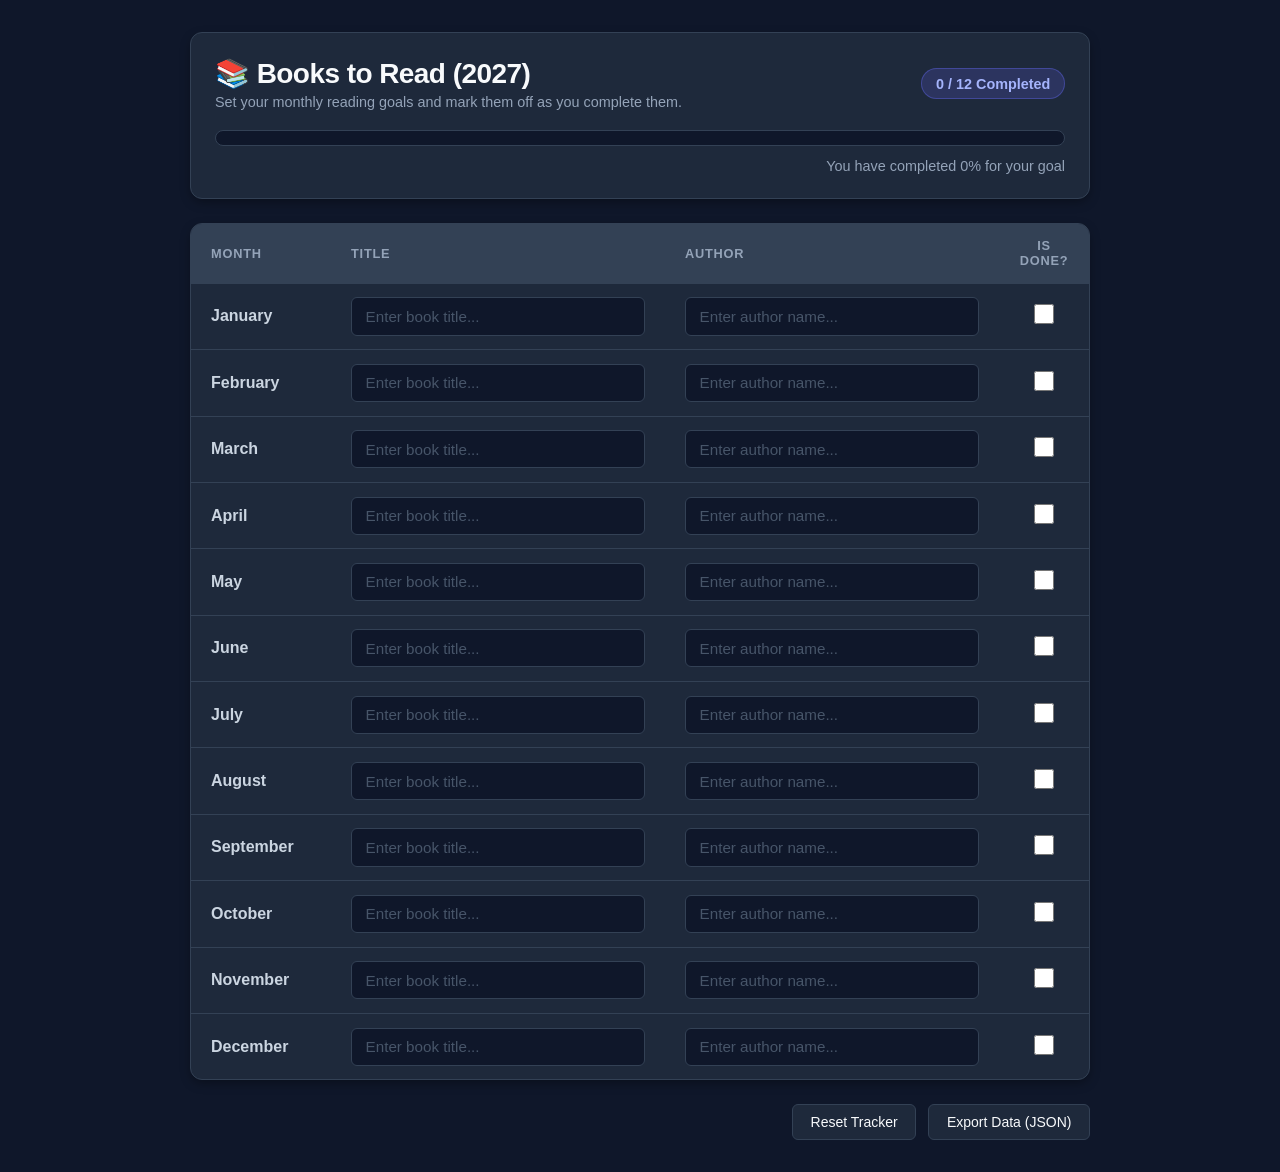
<file: books to read.html>
<!DOCTYPE html>
<html lang="en">
<head>
  <meta charset="UTF-8" />
  <meta name="viewport" content="width=device-width, initial-scale=1.0" />
  <title>2027 Reading Tracker</title>
  <style>
    :root {
      --bg: #0f172a;
      --card-bg: #1e293b;
      --card-header: #334155;
      --primary: #6366f1;
      --primary-hover: #4f46e5;
      --text-main: #f8fafc;
      --text-muted: #94a3b8;
      --border: #334155;
      --input-bg: #0f172a;
      --success: #10b981;
      --success-bg: rgba(16, 185, 129, 0.12);
      --success-border: rgba(16, 185, 129, 0.35);
    }

    * {
      box-sizing: border-box;
      margin: 0;
      padding: 0;
      font-family: -apple-system, BlinkMacSystemFont, "Segoe UI", Roboto, Oxygen, Ubuntu, Cantarell, sans-serif;
    }

    body {
      background-color: var(--bg);
      color: var(--text-main);
      padding: 2rem 1rem;
      display: flex;
      justify-content: center;
      min-height: 100vh;
    }

    .container {
      width: 100%;
      max-width: 900px;
      display: flex;
      flex-direction: column;
      gap: 1.5rem;
    }

    /* Header & Progress Card */
    .card {
      background: var(--card-bg);
      border-radius: 12px;
      padding: 1.5rem;
      box-shadow: 0 4px 12px -2px rgba(0, 0, 0, 0.4);
      border: 1px solid var(--border);
    }

    .header-content {
      display: flex;
      justify-content: space-between;
      align-items: center;
      flex-wrap: wrap;
      gap: 1rem;
      margin-bottom: 1.25rem;
    }

    h1 {
      font-size: 1.75rem;
      font-weight: 700;
      color: var(--text-main);
      letter-spacing: -0.02em;
    }

    .goal-badge {
      background: rgba(99, 102, 241, 0.2);
      color: #a5b4fc;
      border: 1px solid rgba(99, 102, 241, 0.4);
      padding: 0.4rem 0.85rem;
      border-radius: 9999px;
      font-weight: 600;
      font-size: 0.9rem;
    }

    .progress-bar-container {
      background: #0f172a;
      border-radius: 9999px;
      height: 16px;
      overflow: hidden;
      border: 1px solid var(--border);
    }

    .progress-bar-fill {
      background: linear-gradient(90deg, var(--primary), var(--success));
      height: 100%;
      width: 0%;
      transition: width 0.4s ease;
      border-radius: 9999px;
    }

    .status-text {
      margin-top: 0.75rem;
      font-size: 0.9rem;
      color: var(--text-muted);
      text-align: right;
      font-weight: 500;
    }

    /* Table Styling */
    .table-container {
      overflow-x: auto;
      padding: 0;
    }

    table {
      width: 100%;
      border-collapse: collapse;
      text-align: left;
    }

    th {
      background: var(--card-header);
      padding: 0.9rem 1.25rem;
      font-size: 0.8rem;
      text-transform: uppercase;
      letter-spacing: 0.06em;
      color: var(--text-muted);
      border-bottom: 1px solid var(--border);
    }

    td {
      padding: 0.85rem 1.25rem;
      border-bottom: 1px solid var(--border);
      vertical-align: middle;
      transition: background-color 0.2s;
    }

    tr:last-child td {
      border-bottom: none;
    }

    .month-col {
      font-weight: 600;
      color: #cbd5e1;
      width: 140px;
    }

    input[type="text"] {
      width: 100%;
      padding: 0.6rem 0.85rem;
      background-color: var(--input-bg);
      border: 1px solid var(--border);
      border-radius: 6px;
      font-size: 0.95rem;
      color: var(--text-main);
      outline: none;
      transition: border-color 0.2s, box-shadow 0.2s;
    }

    input[type="text"]::placeholder {
      color: #475569;
    }

    input[type="text"]:focus {
      border-color: var(--primary);
      box-shadow: 0 0 0 2px rgba(99, 102, 241, 0.25);
    }

    .checkbox-col {
      text-align: center;
      width: 90px;
    }

    input[type="checkbox"] {
      width: 20px;
      height: 20px;
      cursor: pointer;
      accent-color: var(--success);
    }

    /* Completed row effect */
    tr.completed {
      background-color: var(--success-bg);
    }

    tr.completed td {
      border-bottom-color: var(--success-border);
    }

    tr.completed input[type="text"] {
      text-decoration: line-through;
      color: var(--text-muted);
      border-color: var(--success-border);
      background-color: rgba(15, 23, 42, 0.6);
    }

    tr.completed .month-col {
      color: var(--success);
    }

    /* Action Buttons */
    .actions {
      display: flex;
      justify-content: flex-end;
      gap: 0.75rem;
    }

    button {
      padding: 0.55rem 1.1rem;
      border-radius: 6px;
      font-size: 0.875rem;
      font-weight: 500;
      cursor: pointer;
      border: 1px solid var(--border);
      background: var(--card-bg);
      color: var(--text-main);
      transition: all 0.2s;
    }

    button:hover {
      background: #334155;
      border-color: #475569;
    }
  </style>
</head>
<body>

  <div class="container">
    <!-- Header & Progress Card -->
    <div class="card">
      <div class="header-content">
        <div>
          <h1>📚 Books to Read (2027)</h1>
          <p style="color: var(--text-muted); font-size: 0.9rem; margin-top: 4px;">
            Set your monthly reading goals and mark them off as you complete them.
          </p>
        </div>
        <div class="goal-badge" id="goalStatus">0 / 12 Completed</div>
      </div>

      <!-- Progress Bar -->
      <div class="progress-bar-container">
        <div class="progress-bar-fill" id="progressBar"></div>
      </div>
      <div class="status-text" id="statusMessage">
        You have completed 0% for your goal
      </div>
    </div>

    <!-- Book List Table -->
    <div class="card table-container">
      <table>
        <thead>
          <tr>
            <th>Month</th>
            <th>Title</th>
            <th>Author</th>
            <th style="text-align: center;">Is done?</th>
          </tr>
        </thead>
        <tbody id="bookTableBody">
          <!-- Populated by JavaScript -->
        </tbody>
      </table>
    </div>

    <!-- Actions -->
    <div class="actions">
      <button onclick="resetData()">Reset Tracker</button>
      <button onclick="exportData()">Export Data (JSON)</button>
    </div>
  </div>

  <script>
    const months = [
      "January", "February", "March", "April", "May", "June",
      "July", "August", "September", "October", "November", "December"
    ];

    const STORAGE_KEY = "reading_tracker_2027";

    function loadData() {
      const saved = localStorage.getItem(STORAGE_KEY);
      if (saved) {
        try {
          return JSON.parse(saved);
        } catch (e) {
          console.error("Failed to parse saved data", e);
        }
      }
      return months.map(month => ({
        month: month,
        title: "",
        author: "",
        isDone: false
      }));
    }

    let booksData = loadData();

    function saveData() {
      localStorage.setItem(STORAGE_KEY, JSON.stringify(booksData));
      updateProgress();
    }

    function updateProgress() {
      const completedCount = booksData.filter(b => b.isDone).length;
      const totalCount = booksData.length;
      const percentage = Math.round((completedCount / totalCount) * 100);

      document.getElementById("progressBar").style.width = percentage + "%";
      document.getElementById("goalStatus").innerText = `${completedCount} / ${totalCount} Completed`;
      document.getElementById("statusMessage").innerText = 
        `You have completed ${percentage}% for your goal`;
    }

    function renderTable() {
      const tbody = document.getElementById("bookTableBody");
      tbody.innerHTML = "";

      booksData.forEach((item, index) => {
        const tr = document.createElement("tr");
        if (item.isDone) tr.classList.add("completed");

        tr.innerHTML = `
          <td class="month-col">${item.month}</td>
          <td>
            <input type="text" placeholder="Enter book title..." value="${escapeHtml(item.title)}" 
              oninput="updateField(${index}, 'title', this.value)" />
          </td>
          <td>
            <input type="text" placeholder="Enter author name..." value="${escapeHtml(item.author)}" 
              oninput="updateField(${index}, 'author', this.value)" />
          </td>
          <td class="checkbox-col">
            <input type="checkbox" ${item.isDone ? "checked" : ""} 
              onchange="toggleDone(${index}, this.checked)" />
          </td>
        `;

        tbody.appendChild(tr);
      });

      updateProgress();
    }

    function updateField(index, field, value) {
      booksData[index][field] = value;
      saveData();
    }

    function toggleDone(index, isChecked) {
      booksData[index].isDone = isChecked;
      saveData();
      renderTable();
    }

    function resetData() {
      if (confirm("Are you sure you want to clear all your reading goals and progress?")) {
        localStorage.removeItem(STORAGE_KEY);
        booksData = loadData();
        renderTable();
      }
    }

    function exportData() {
      const dataStr = "data:text/json;charset=utf-8," + encodeURIComponent(JSON.stringify(booksData, null, 2));
      const downloadAnchor = document.createElement("a");
      downloadAnchor.setAttribute("href", dataStr);
      downloadAnchor.setAttribute("download", "reading_tracker_2027.json");
      document.body.appendChild(downloadAnchor);
      downloadAnchor.click();
      downloadAnchor.remove();
    }

    function escapeHtml(text) {
      return (text || "").replace(/&/g, "&amp;").replace(/</g, "&lt;").replace(/>/g, "&gt;").replace(/"/g, "&quot;");
    }

    renderTable();
  </script>
</body>
</html>
</file>
